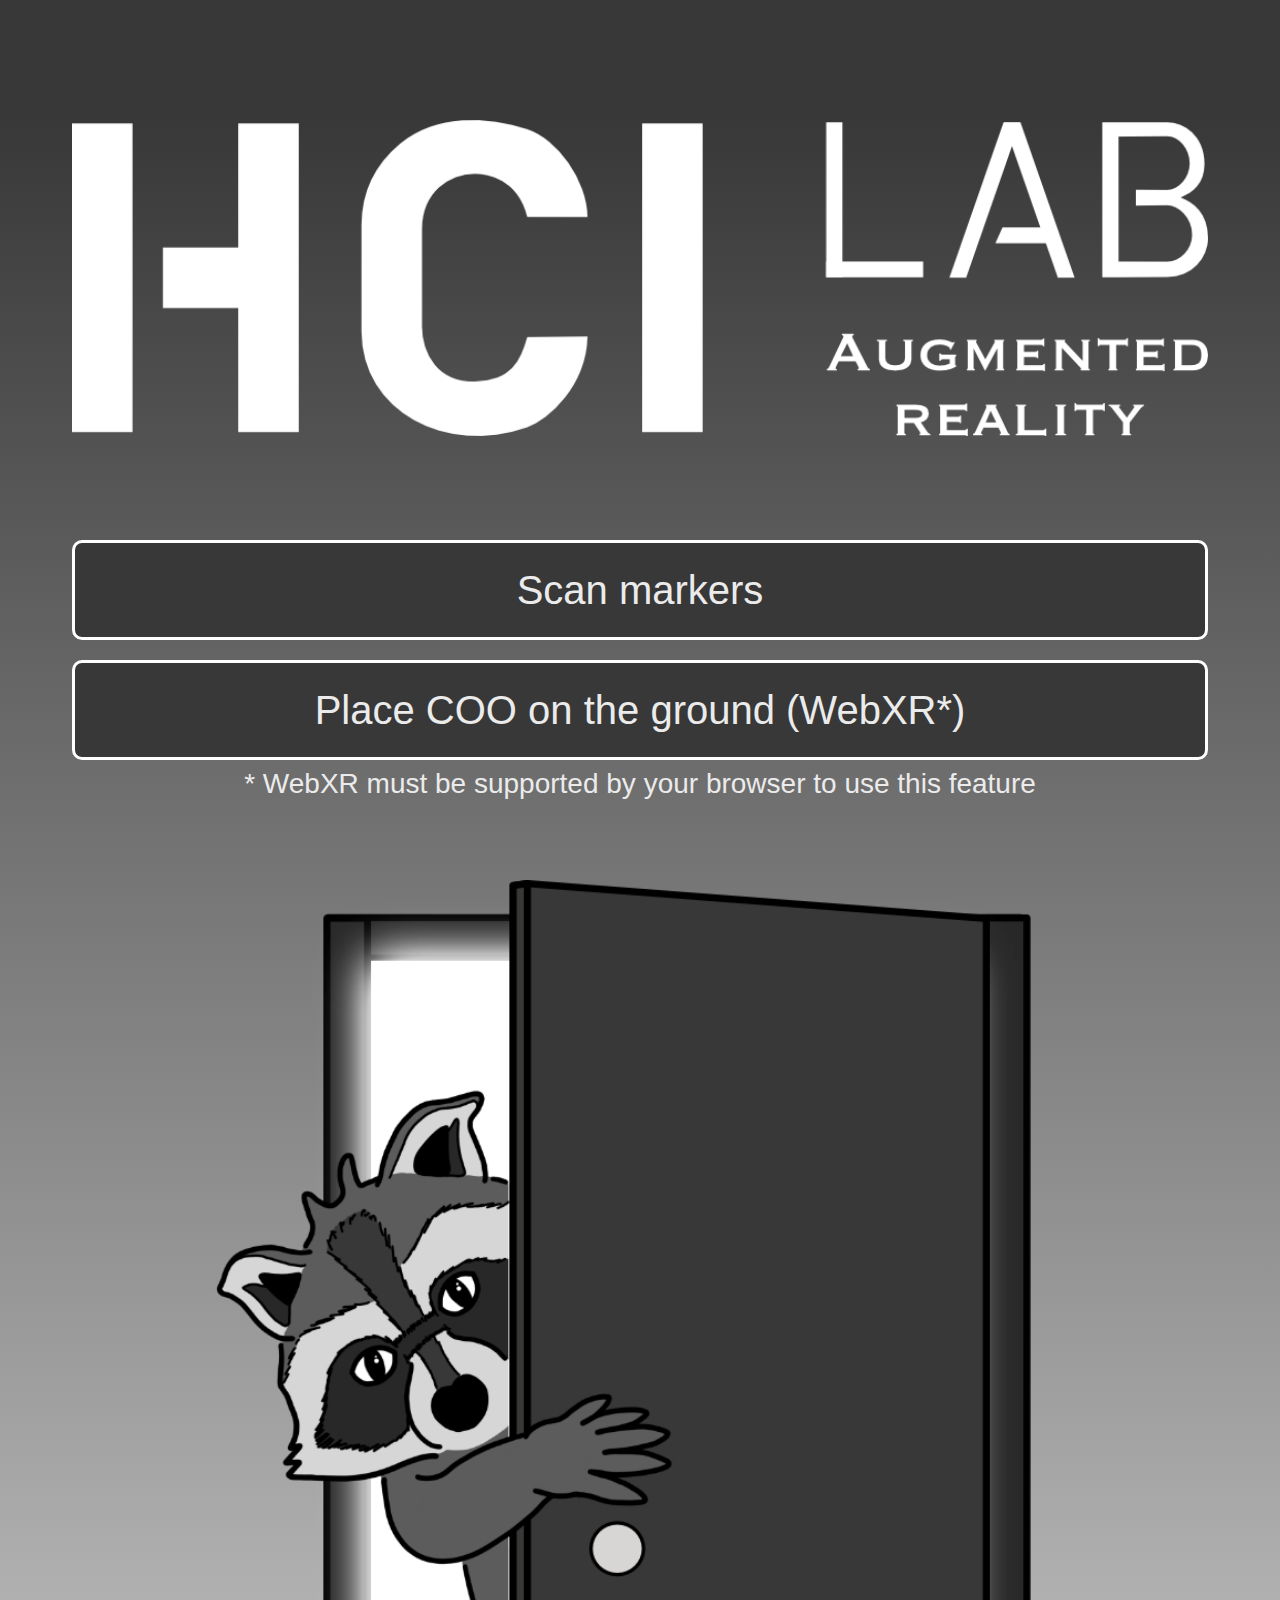
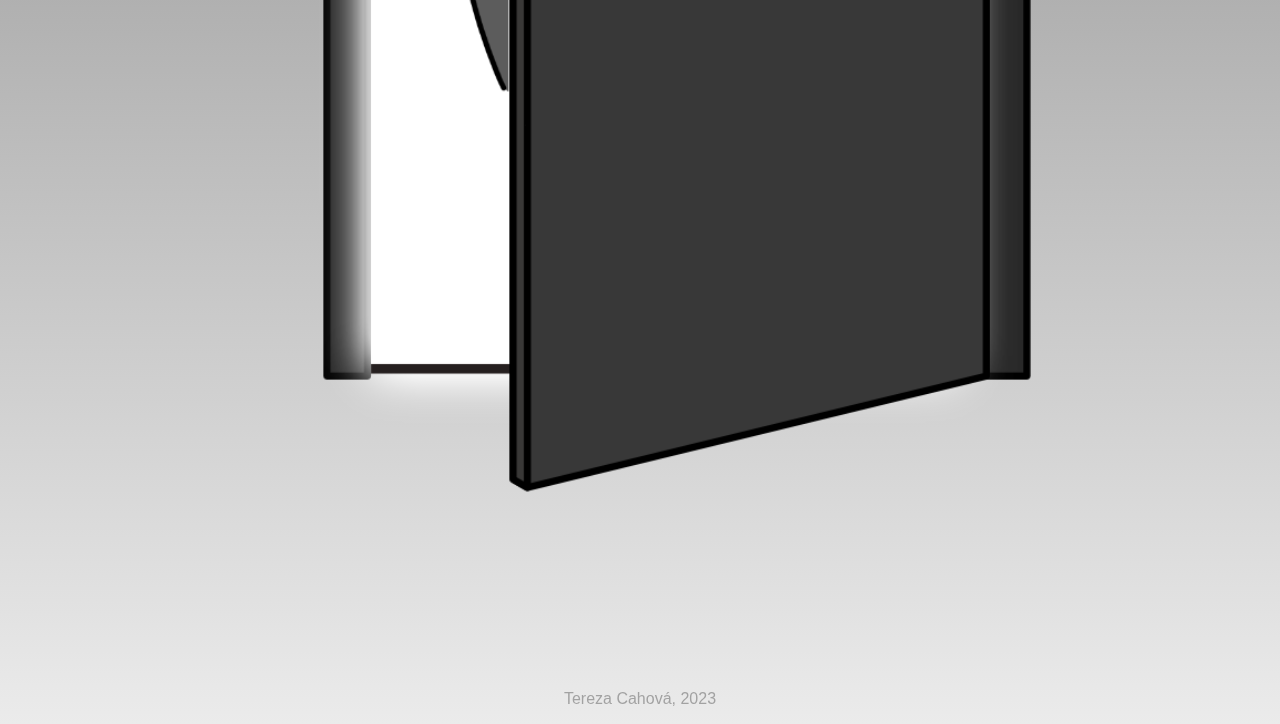
<file: index.html>
<!DOCTYPE html>

<html>
    <head>
        <title>HCI Lab - COO AR</title>
        <link rel="stylesheet" href="style.css">
    </head>

    <body>

        <div>
            <img src="logoWhite.png" style="width: 100%; margin-top: 3rem;">      
        </div>

        <div style="margin-top: 5rem;">          
            <div>
                <div>
                    <button class="mainPageBtn" onclick="javascript:location.href='cooAnimations.html'">Scan markers</button>
                </div>
                <div>
                    <button class="mainPageBtn" onclick="javascript:location.href='cooAnimationsWebXR.html'">Place COO on the ground (WebXR*)</button>
                    <p style="margin-top: 0.5rem; font-size: 28px; color: #ebebeb;">* WebXR must be supported by your browser to use this feature</p>
                </div>
            </div>

            <div style="margin-top: 5rem;">
                <img src="coo.png" style="width: 80%;">
            </div>
        </div>

    </body>

    <footer>
        <p>Tereza Cahová, 2023</p>
    </footer>

</html>
</file>
<file: style.css>
*{
    font-family: Arial, Helvetica, sans-serif;
    text-align: center;
}

body{
    background: linear-gradient(0deg, rgba(235,235,235,1) 0%, rgba(56,56,56,1) 95%);
    padding: 5%;
	padding-bottom: 0%;
	height: 100%;
}


.mainPageBtn{
    width: 100%;
    height: 100px;
    font-size: 40px;
	padding: 2px;
    margin-top: 20px;
    color: #ebebeb;
    background-color: #383838;
	border: 3px solid white;
	border-radius: 10px;
}

.dialogueBtnsDiv {
	position: fixed;
	text-align: center;
	width: 80%;
	margin: 0 auto;
	bottom: 50px;
	right: 10px;
	left: 10px;
	background: #383838;
	color: #ebebeb;
    border-radius: 5px;
	padding: 5px;
	z-index: 1;
}

#userNameDiv {
	position: fixed;
	width: 80%;
	margin: 0 auto;
	bottom: 50px;
	right: 10px;
	left: 10px;
	background: #383838;
	color: #ebebeb;
    border-radius: 5px;
	padding: 20px;
	z-index: 1;
	text-align: center;
}

.cooBubble {
	position: fixed;
	width: fit-content;
	padding: 20px 60px;
	margin: 0 auto;
	bottom: 50px;
	right: 10px;
	left: 10px;
	background: #383838;
	color: #ebebeb;
    border-radius: 12px;
	z-index: 1;
}

.answerBtn {
	color: #ebebeb; 
	width: 100%;
	background-color: #383838;
	text-align: center; 
	z-index: 1;
	padding: 5px;
}

.answerBtnNextToEachOther {
	color: #ebebeb; 
	width: 10%;
	margin-left: 15px;
	background-color: #383838;
	text-align: center; 
	z-index: 1;
	padding: 5px;
}

body > footer {
	position: sticky;
	top: 100vh;
	color: #383838;
	opacity: 0.4;
  }
</file>
